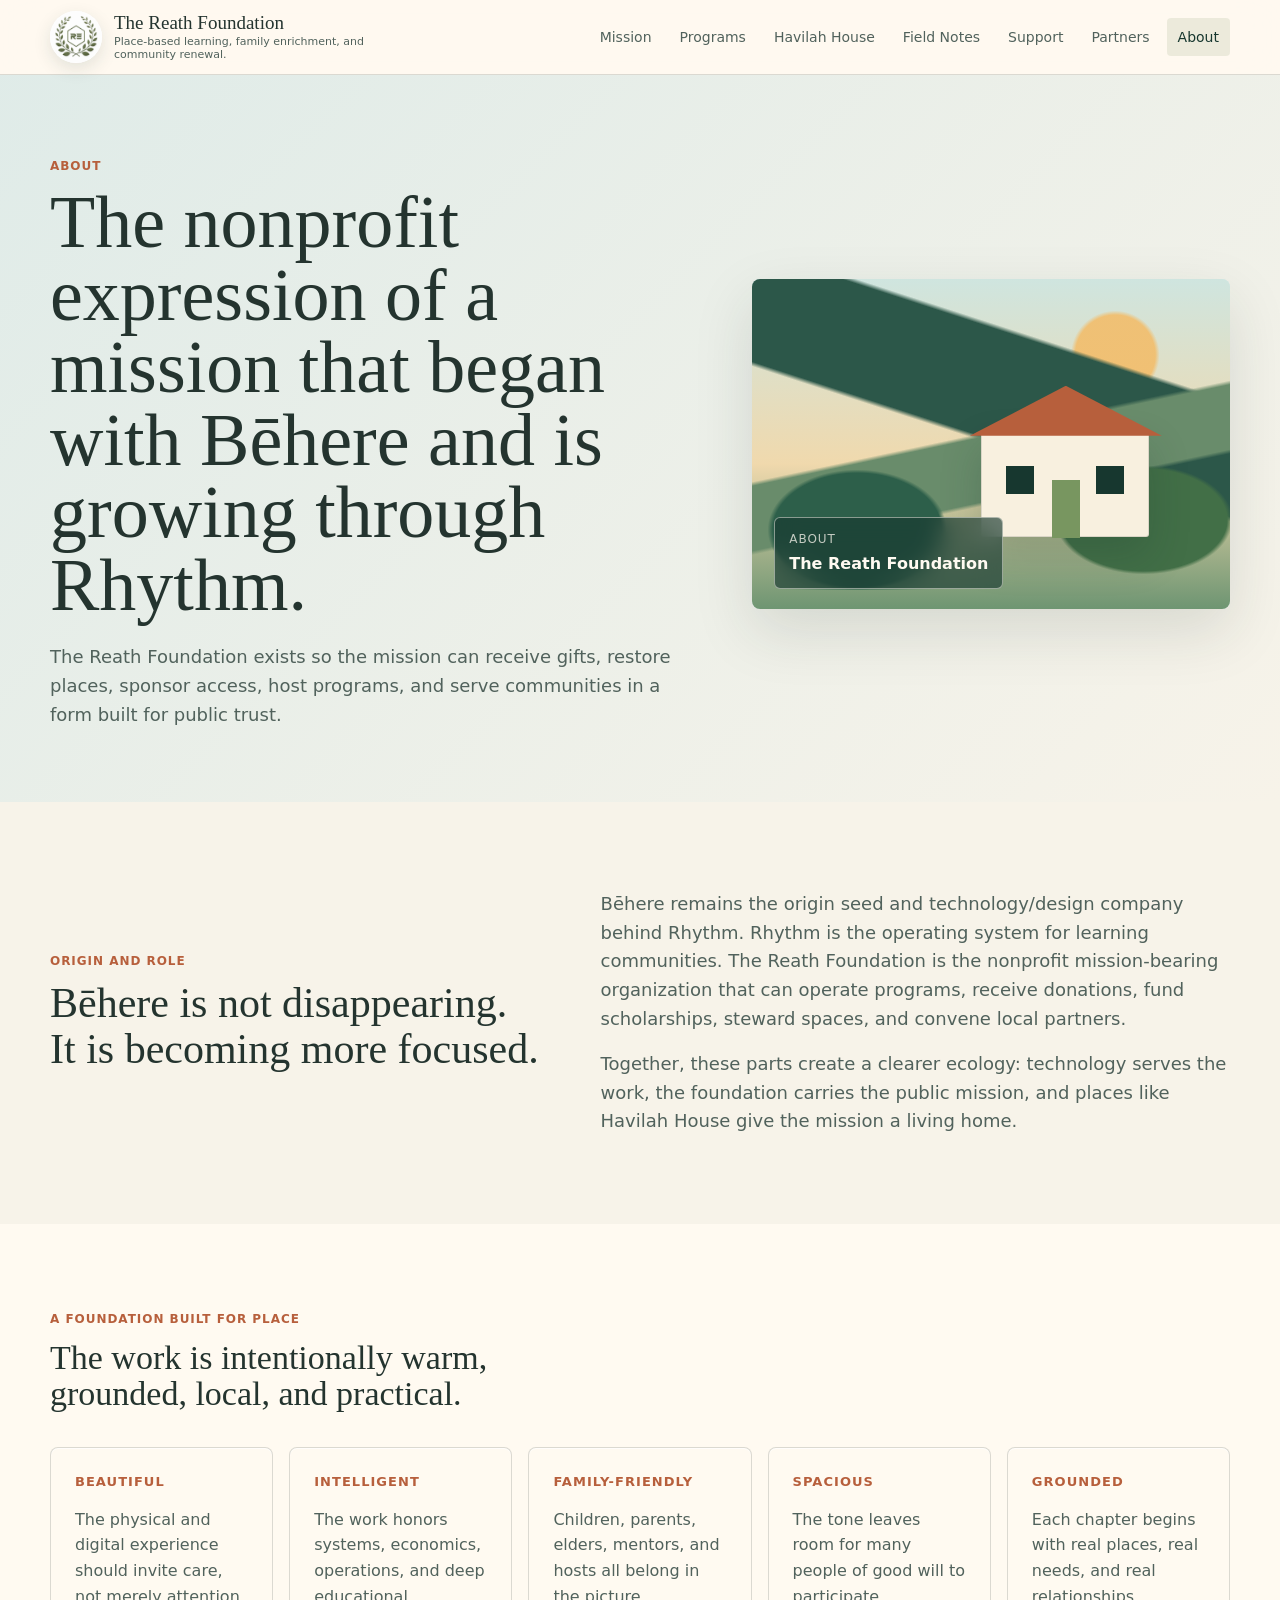
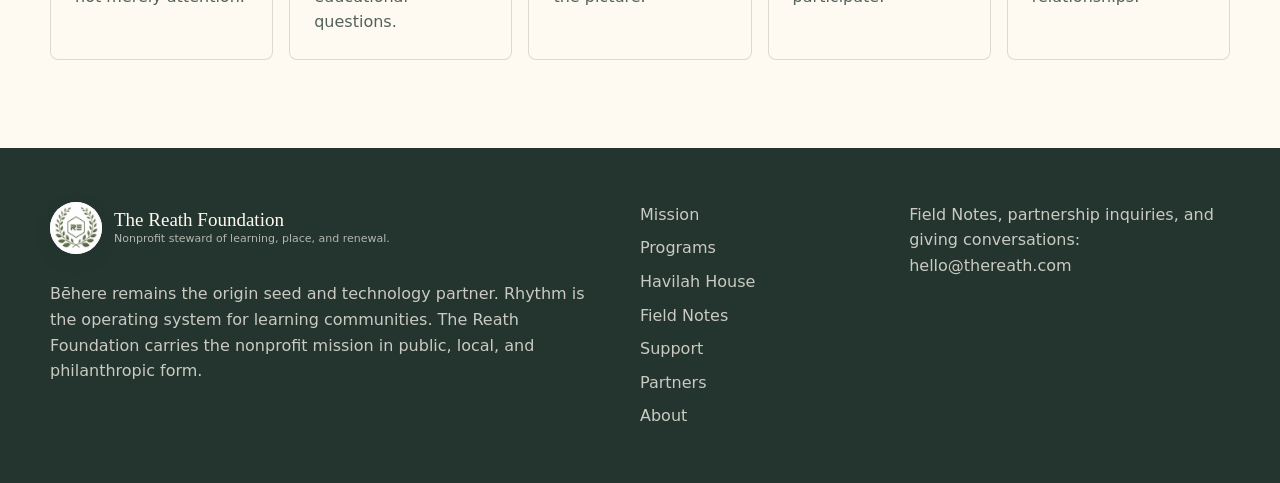
<file: about/index.html>
<!doctype html>
<html lang="en">
  <head>
    <meta charset="utf-8">
    <meta name="viewport" content="width=device-width, initial-scale=1">
    <title>About | The Reath Foundation</title>
    <meta name="description" content="About The Reath Foundation, the nonprofit expression of a mission seeded by Bēhere and supported by Rhythm.">
    <link rel="canonical" href="https://thereath.com/about/">
    <link rel="icon" href="/assets/reath-logo.png" type="image/png">
    <link rel="stylesheet" href="/assets/styles.css">
  </head>
  <body>
    <a class="skip-link" href="#main">Skip to content</a>
    <header id="site-header"></header>
    <main id="main" data-page="about"></main>
    <footer id="site-footer"></footer>
    <script type="module" src="/assets/main.js"></script>
  </body>
</html>
</file>
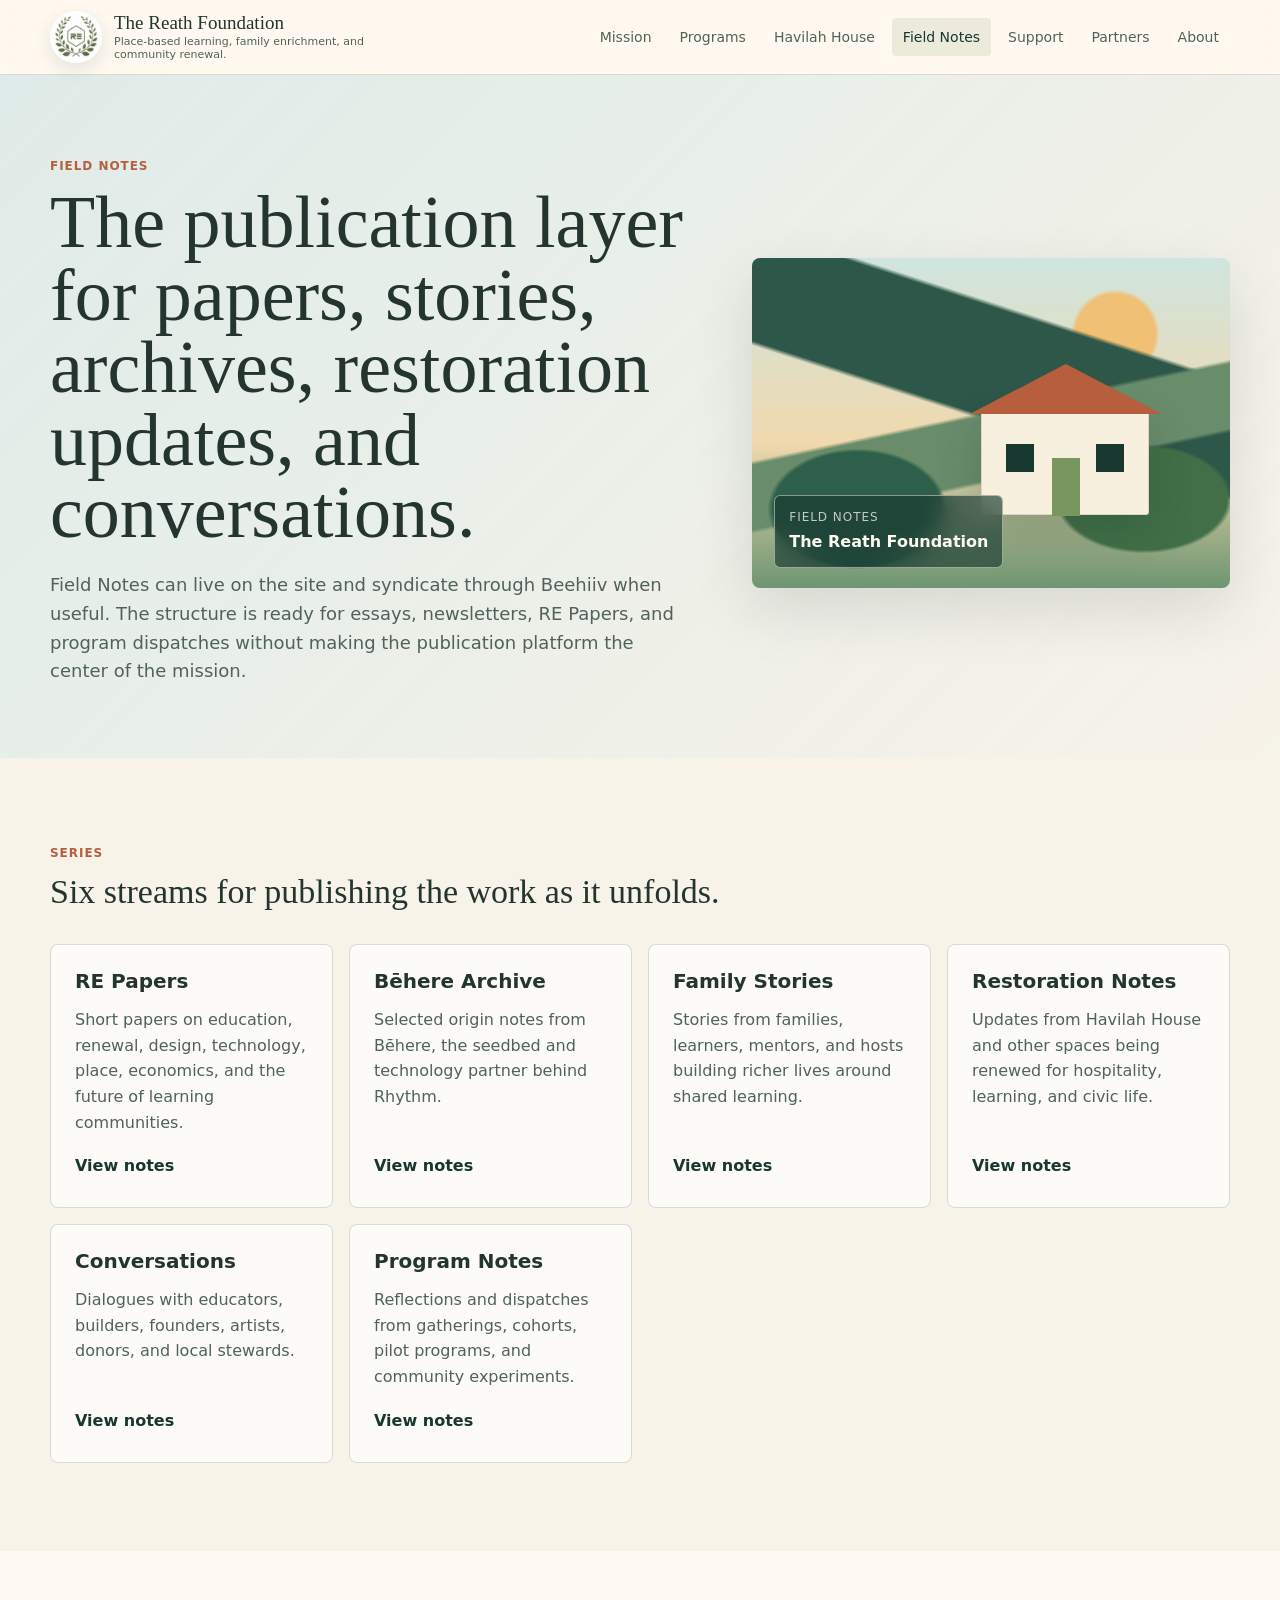
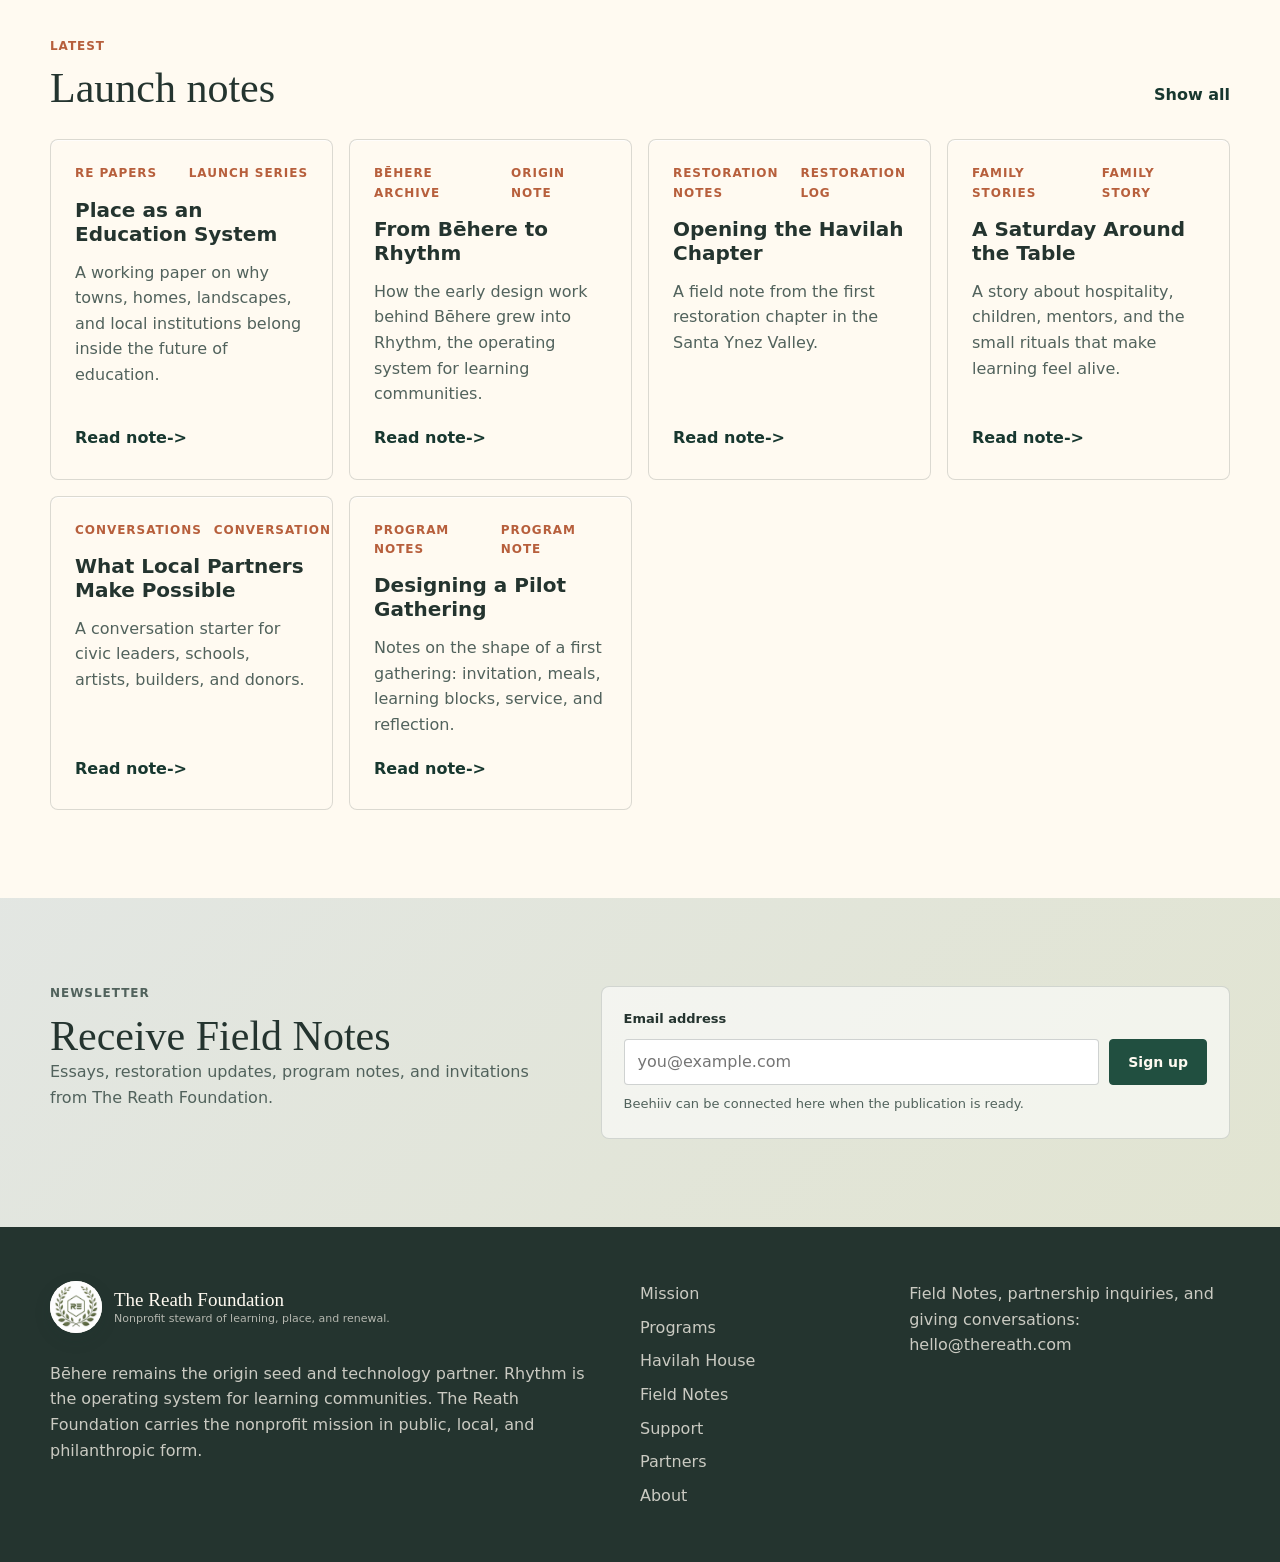
<file: field-notes/index.html>
<!doctype html>
<html lang="en">
  <head>
    <meta charset="utf-8">
    <meta name="viewport" content="width=device-width, initial-scale=1">
    <title>Field Notes | The Reath Foundation</title>
    <meta name="description" content="Field Notes is The Reath Foundation publication layer for RE Papers, Bēhere Archive, Family Stories, Restoration Notes, Conversations, and Program Notes.">
    <link rel="canonical" href="https://thereath.com/field-notes/">
    <link rel="icon" href="/assets/reath-logo.png" type="image/png">
    <link rel="stylesheet" href="/assets/styles.css">
  </head>
  <body>
    <a class="skip-link" href="#main">Skip to content</a>
    <header id="site-header"></header>
    <main id="main" data-page="fieldnotes"></main>
    <footer id="site-footer"></footer>
    <script type="module" src="/assets/main.js"></script>
  </body>
</html>
</file>
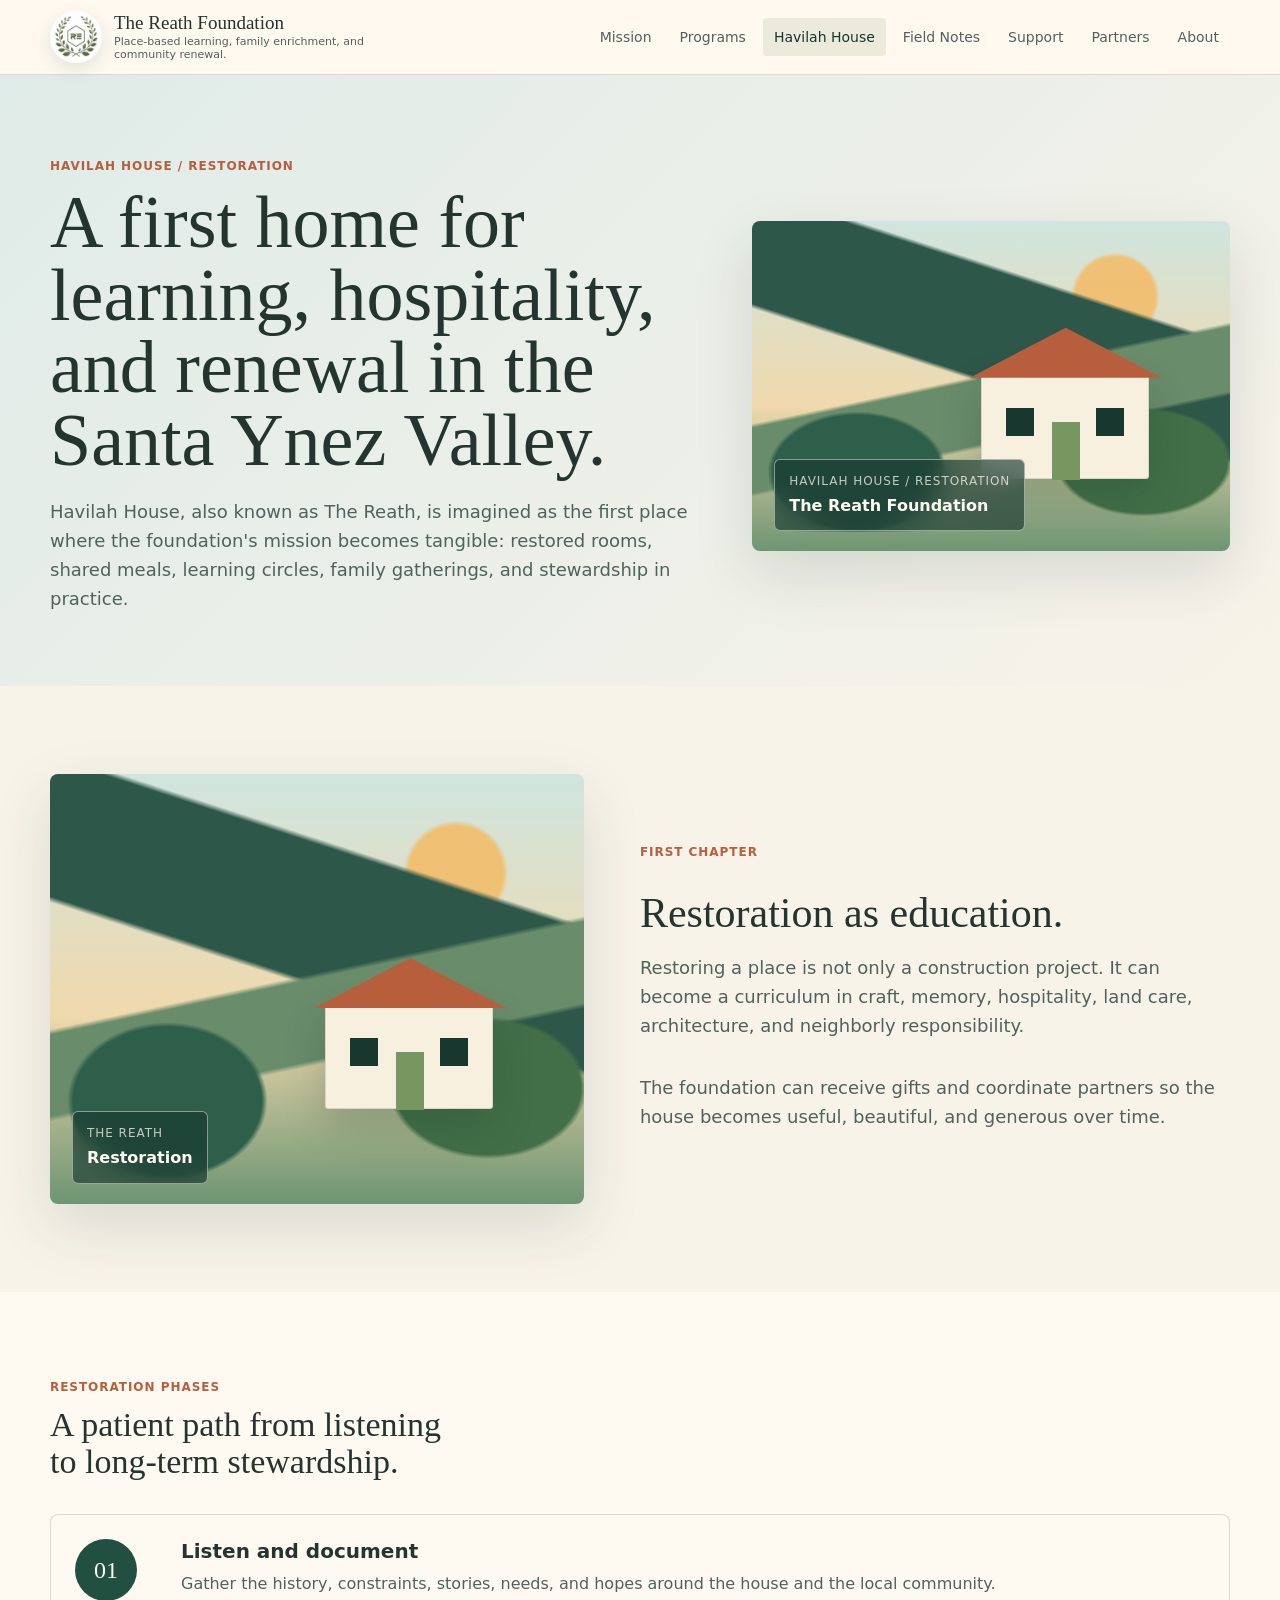
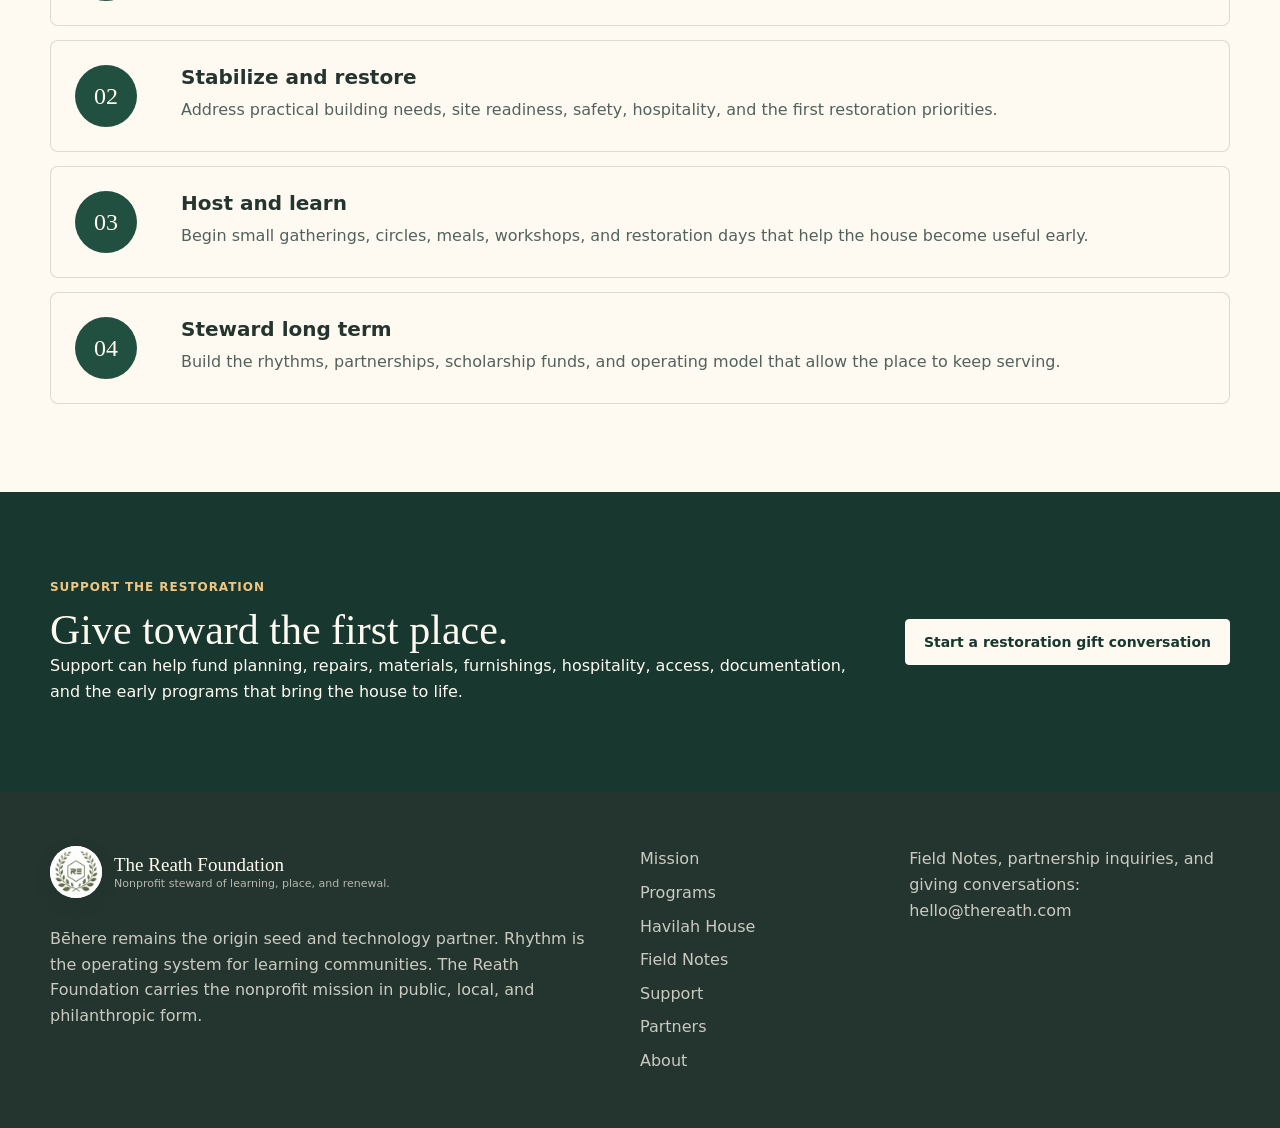
<file: havilah-house/index.html>
<!doctype html>
<html lang="en">
  <head>
    <meta charset="utf-8">
    <meta name="viewport" content="width=device-width, initial-scale=1">
    <title>Havilah House / Restoration | The Reath Foundation</title>
    <meta name="description" content="Havilah House, also known as The Reath, is the first restoration chapter for learning, hospitality, family enrichment, and community renewal.">
    <link rel="canonical" href="https://thereath.com/havilah-house/">
    <link rel="icon" href="/assets/reath-logo.png" type="image/png">
    <link rel="stylesheet" href="/assets/styles.css">
  </head>
  <body>
    <a class="skip-link" href="#main">Skip to content</a>
    <header id="site-header"></header>
    <main id="main" data-page="havilah"></main>
    <footer id="site-footer"></footer>
    <script type="module" src="/assets/main.js"></script>
  </body>
</html>
</file>
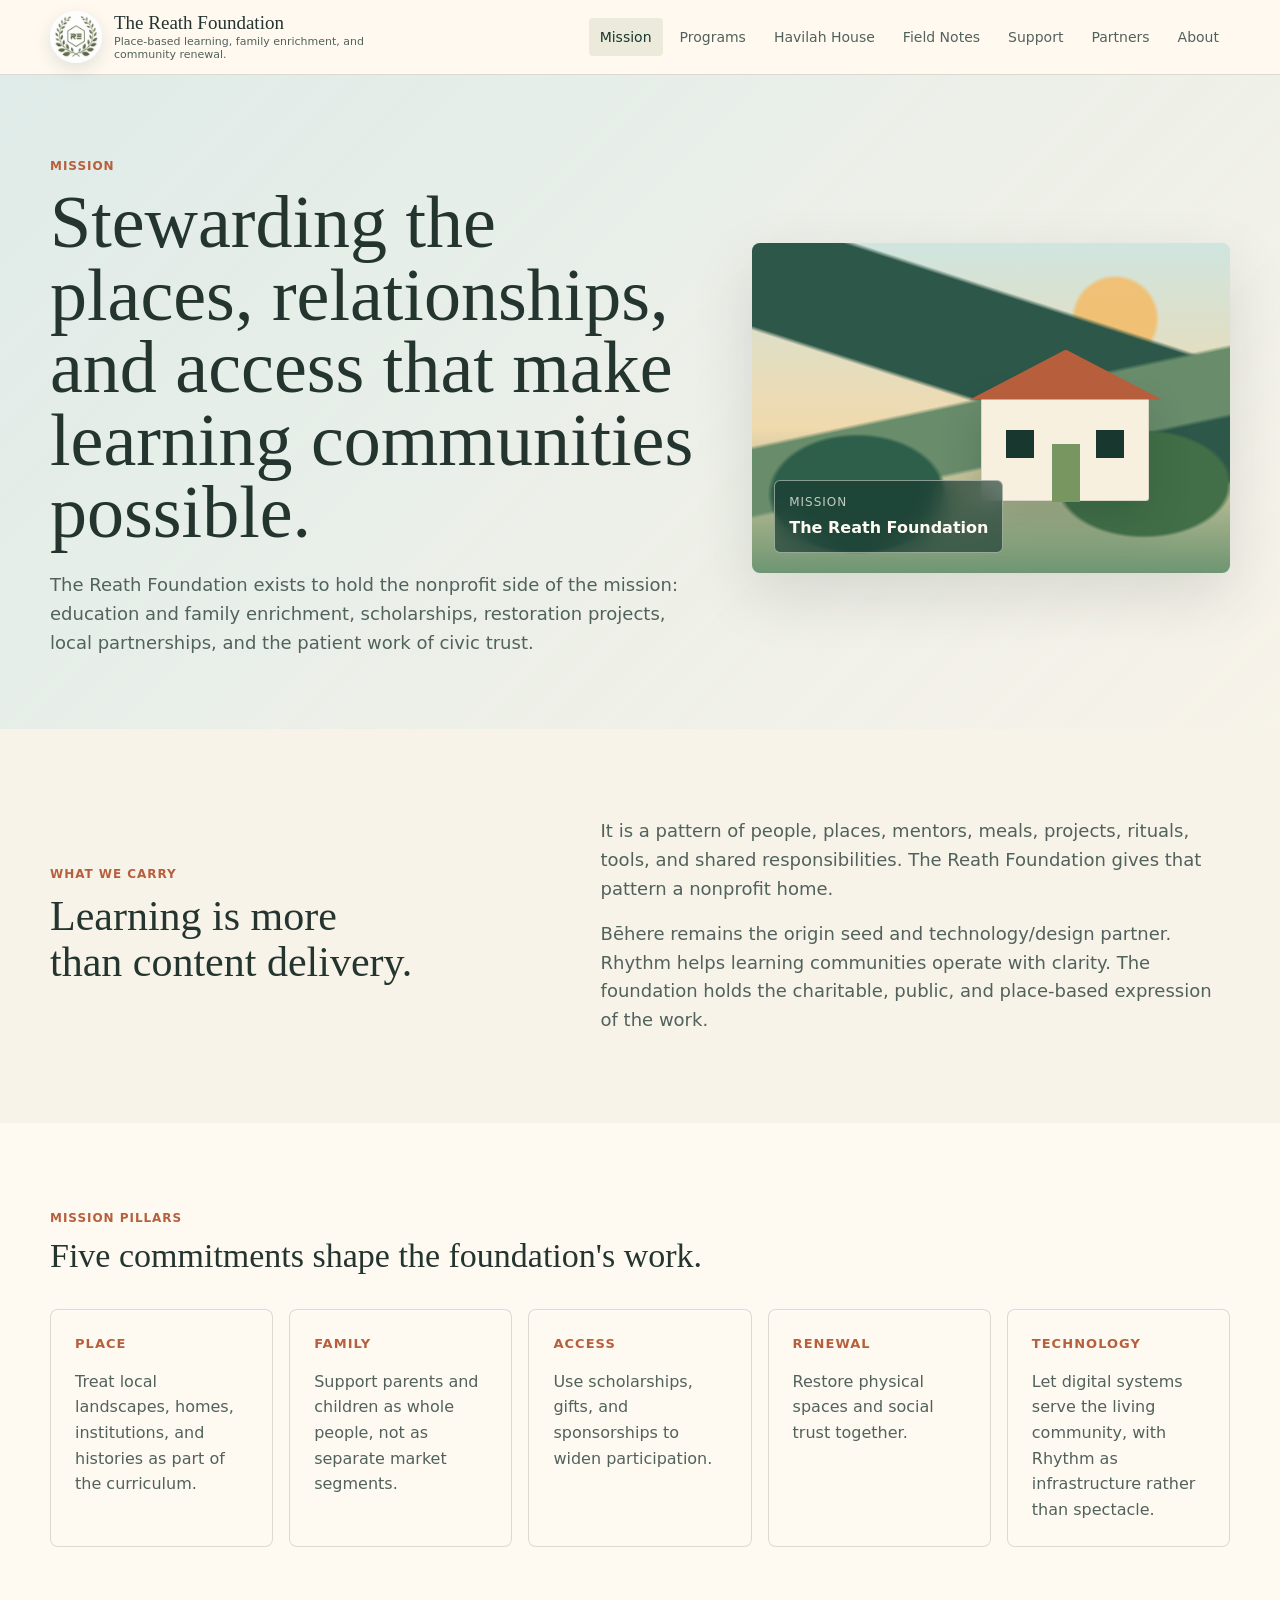
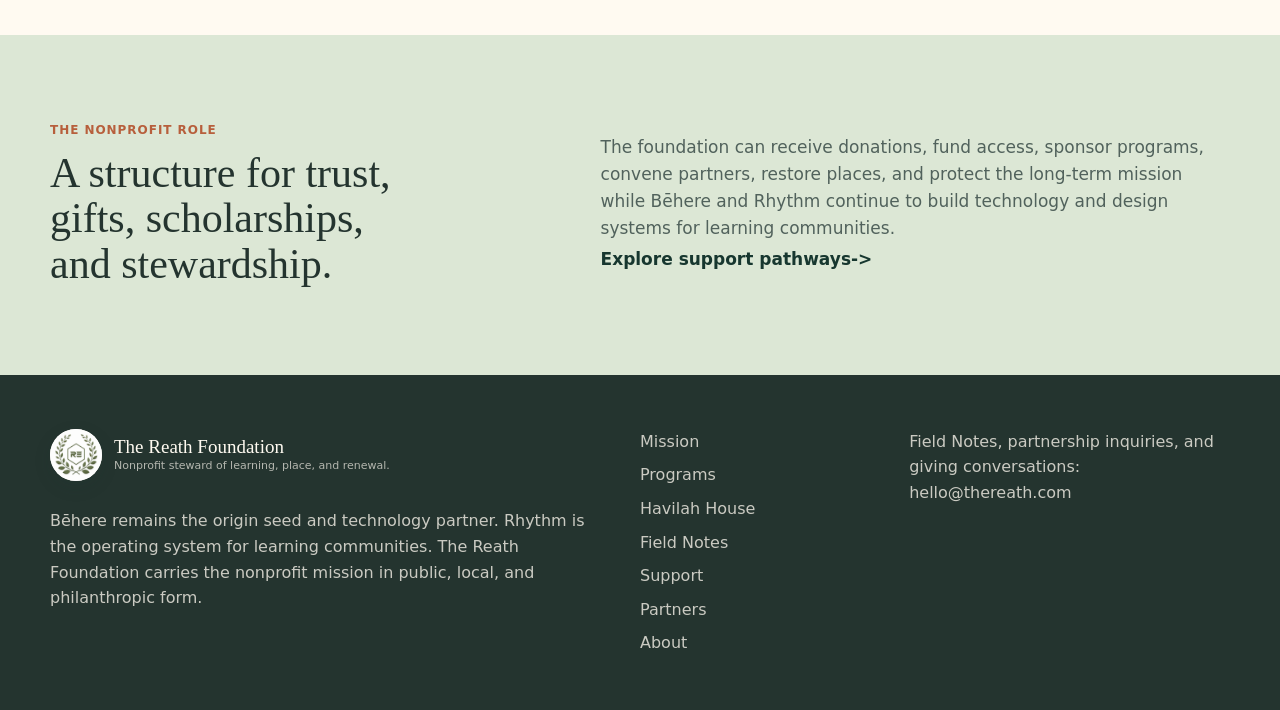
<file: mission/index.html>
<!doctype html>
<html lang="en">
  <head>
    <meta charset="utf-8">
    <meta name="viewport" content="width=device-width, initial-scale=1">
    <title>Mission | The Reath Foundation</title>
    <meta name="description" content="The Reath Foundation stewards the nonprofit mission behind place-based education, family enrichment, scholarships, restoration, and community renewal.">
    <link rel="canonical" href="https://thereath.com/mission/">
    <link rel="icon" href="/assets/reath-logo.png" type="image/png">
    <link rel="stylesheet" href="/assets/styles.css">
  </head>
  <body>
    <a class="skip-link" href="#main">Skip to content</a>
    <header id="site-header"></header>
    <main id="main" data-page="mission"></main>
    <footer id="site-footer"></footer>
    <script type="module" src="/assets/main.js"></script>
  </body>
</html>
</file>
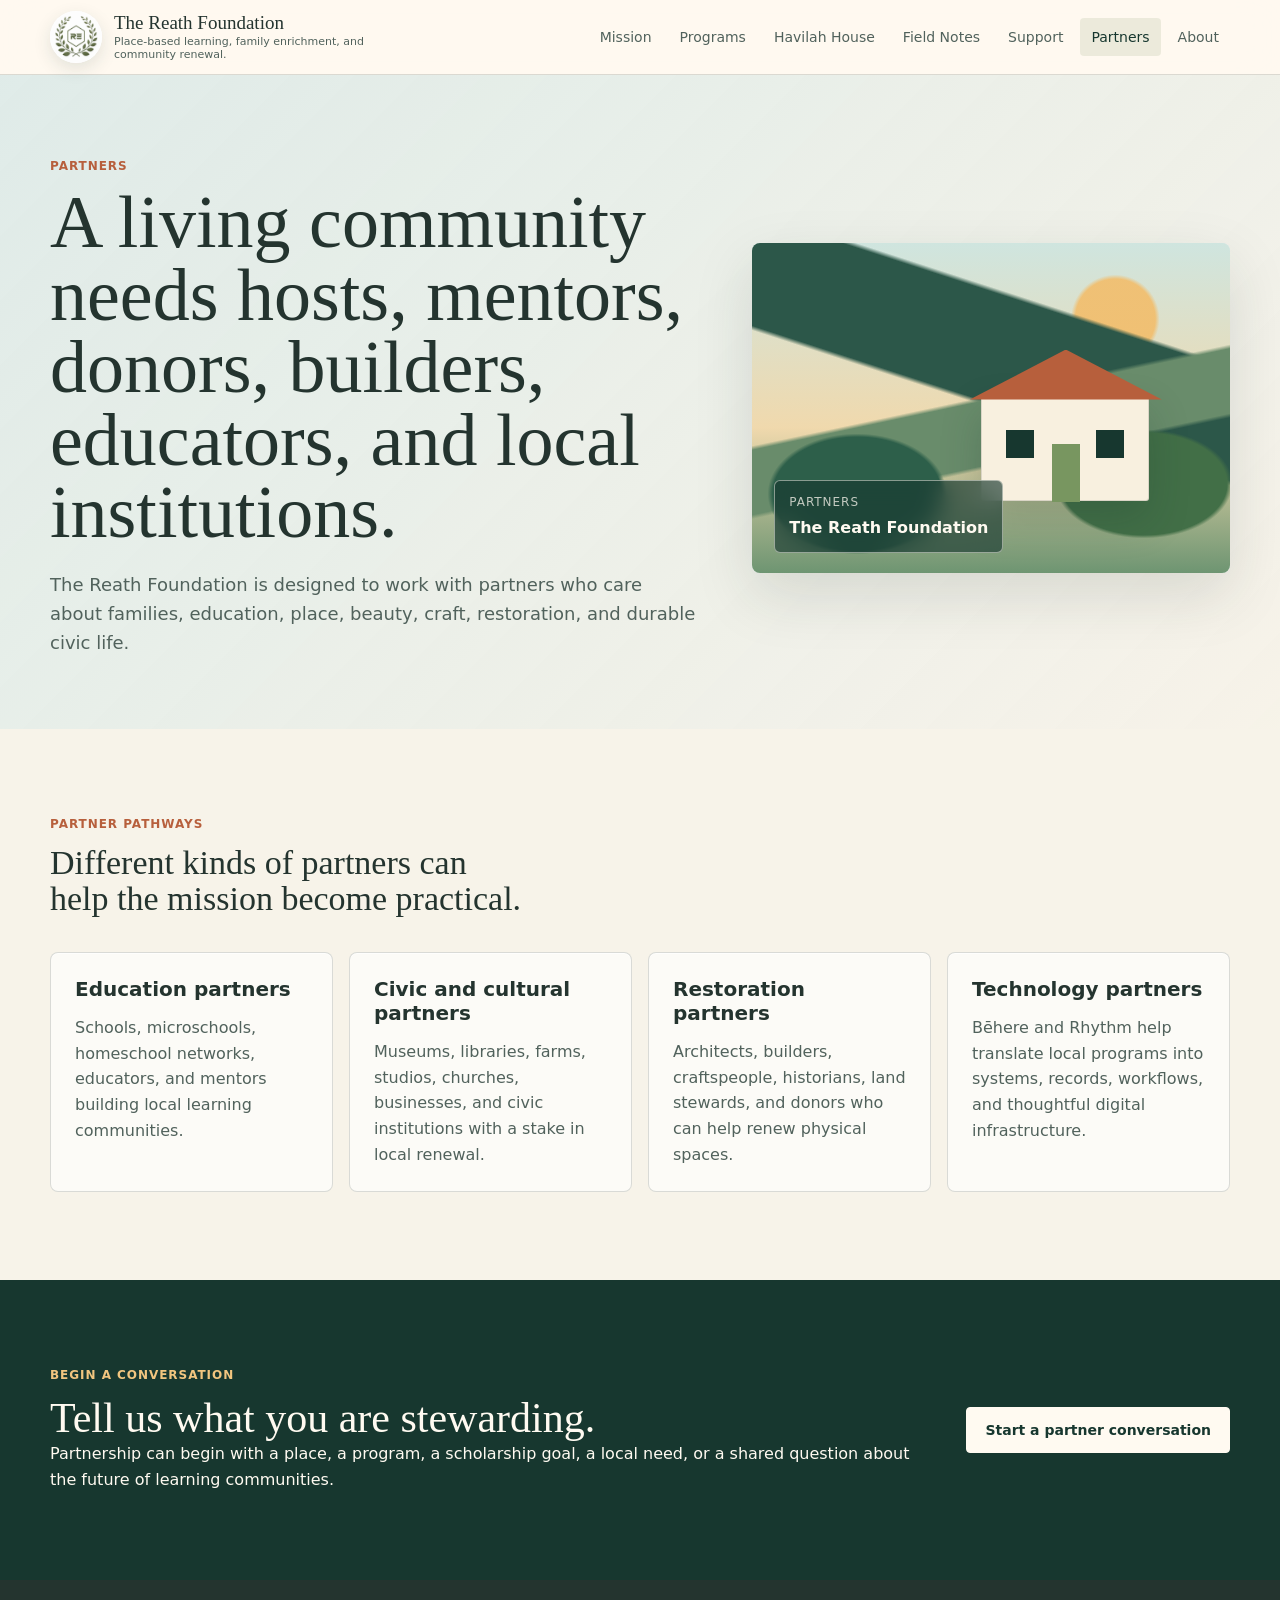
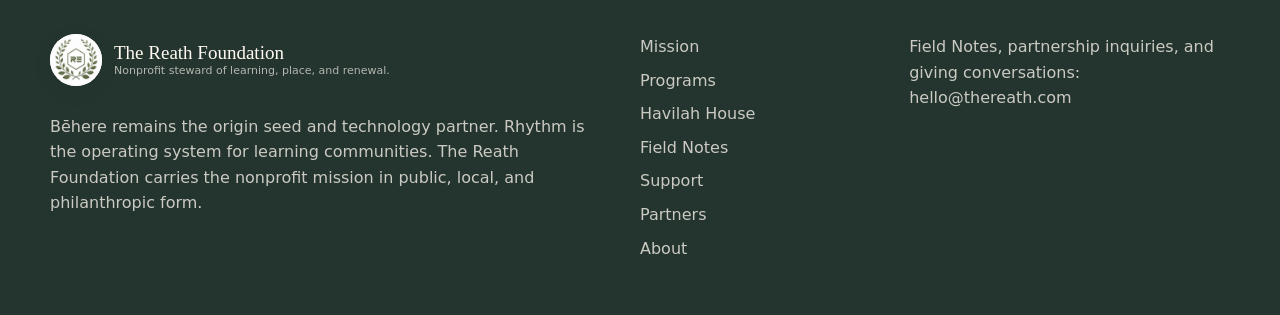
<file: partners/index.html>
<!doctype html>
<html lang="en">
  <head>
    <meta charset="utf-8">
    <meta name="viewport" content="width=device-width, initial-scale=1">
    <title>Partners | The Reath Foundation</title>
    <meta name="description" content="Partner with The Reath Foundation as an educator, donor, builder, civic institution, cultural partner, or technology partner.">
    <link rel="canonical" href="https://thereath.com/partners/">
    <link rel="icon" href="/assets/reath-logo.png" type="image/png">
    <link rel="stylesheet" href="/assets/styles.css">
  </head>
  <body>
    <a class="skip-link" href="#main">Skip to content</a>
    <header id="site-header"></header>
    <main id="main" data-page="partners"></main>
    <footer id="site-footer"></footer>
    <script type="module" src="/assets/main.js"></script>
  </body>
</html>
</file>
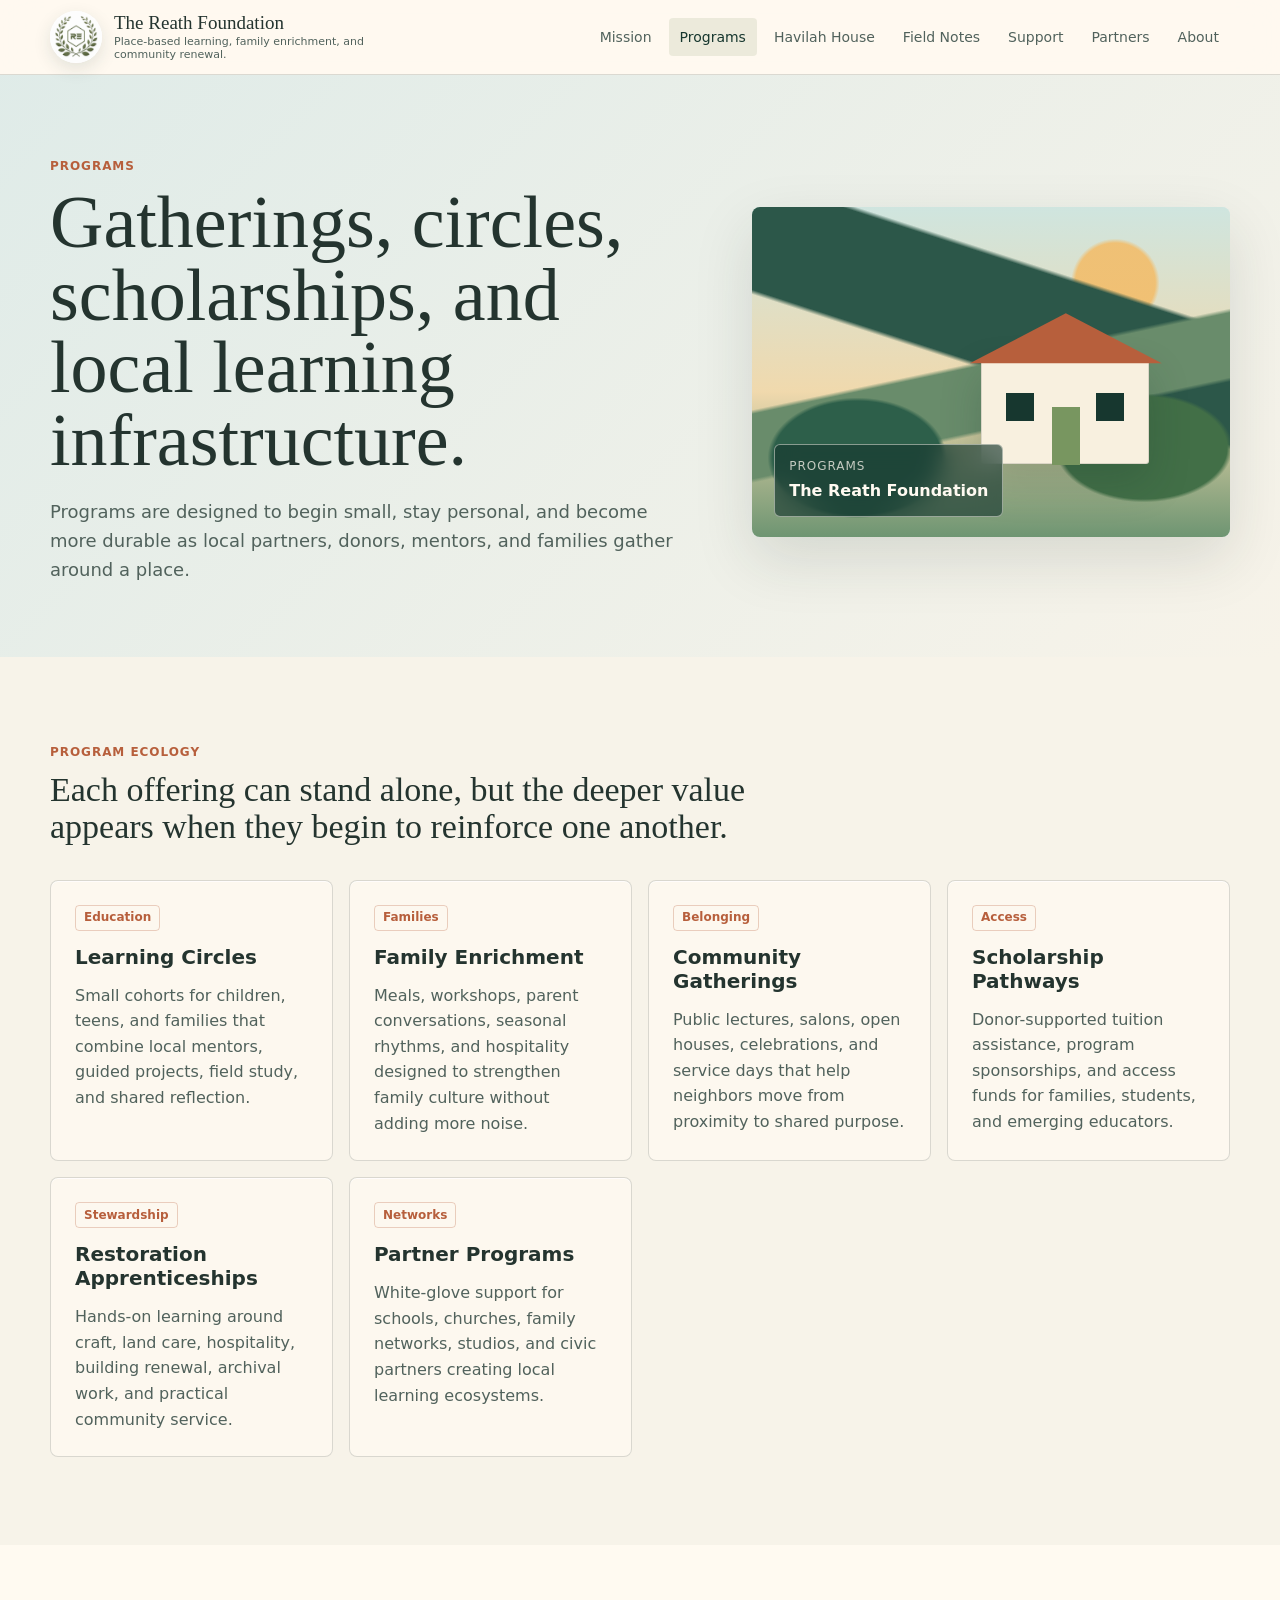
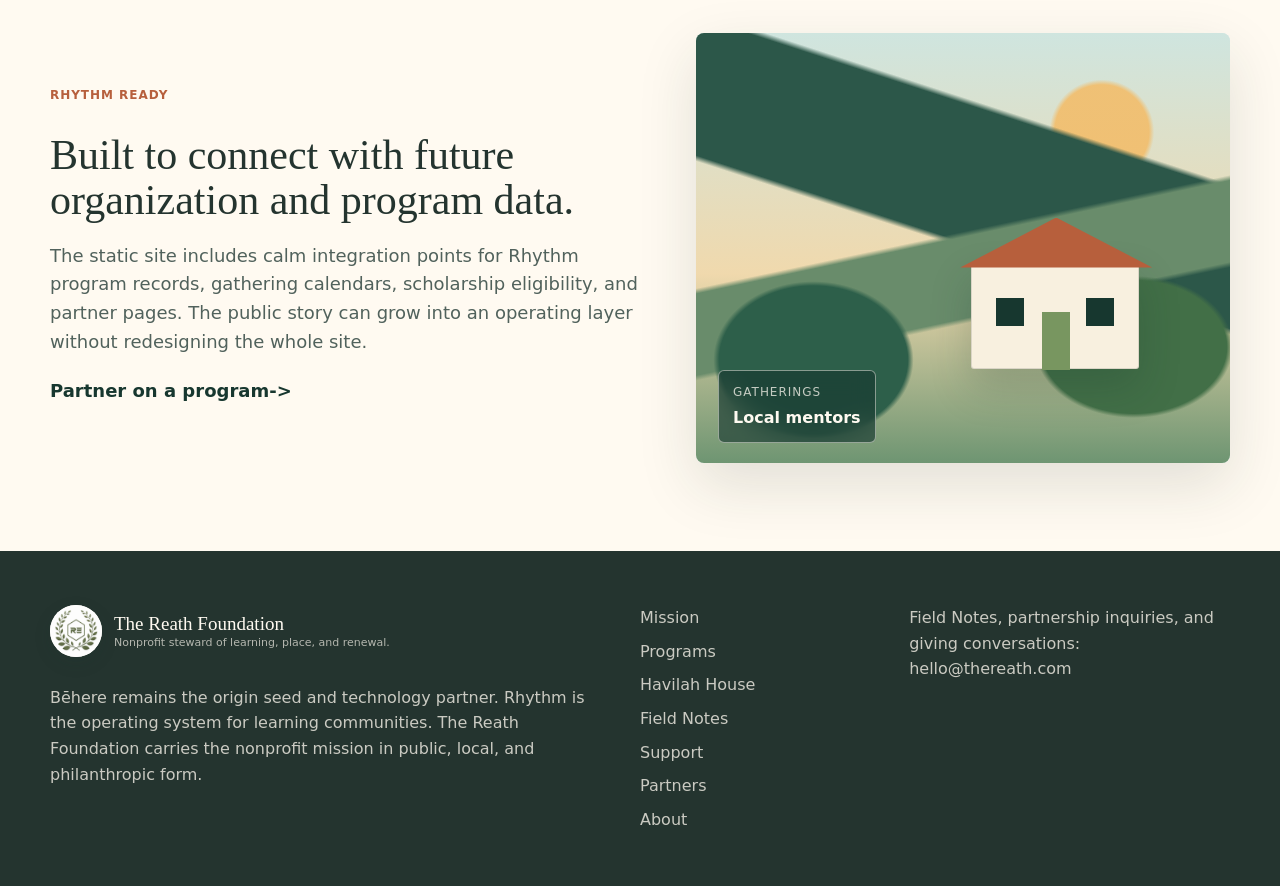
<file: programs/index.html>
<!doctype html>
<html lang="en">
  <head>
    <meta charset="utf-8">
    <meta name="viewport" content="width=device-width, initial-scale=1">
    <title>Programs | The Reath Foundation</title>
    <meta name="description" content="Programs and gatherings from The Reath Foundation, including learning circles, family enrichment, scholarships, restoration apprenticeships, and partner programs.">
    <link rel="canonical" href="https://thereath.com/programs/">
    <link rel="icon" href="/assets/reath-logo.png" type="image/png">
    <link rel="stylesheet" href="/assets/styles.css">
  </head>
  <body>
    <a class="skip-link" href="#main">Skip to content</a>
    <header id="site-header"></header>
    <main id="main" data-page="programs"></main>
    <footer id="site-footer"></footer>
    <script type="module" src="/assets/main.js"></script>
  </body>
</html>
</file>
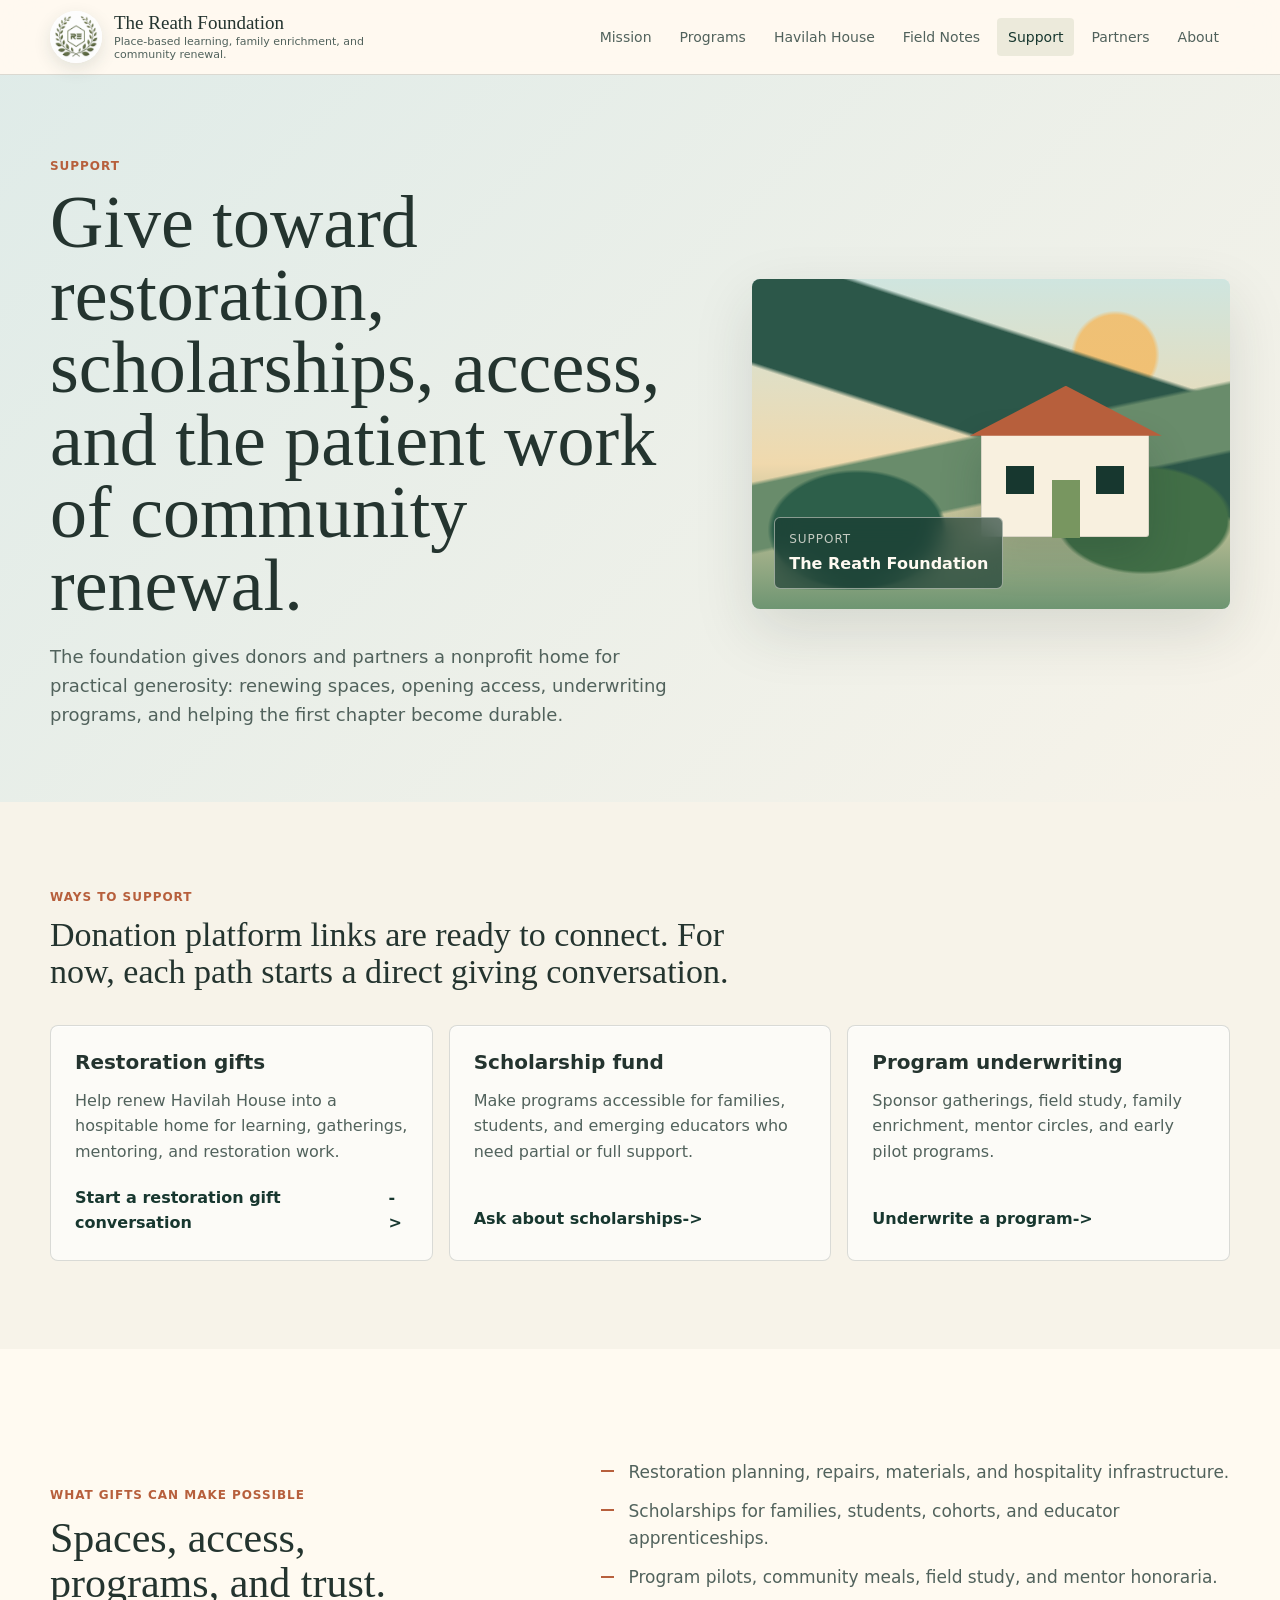
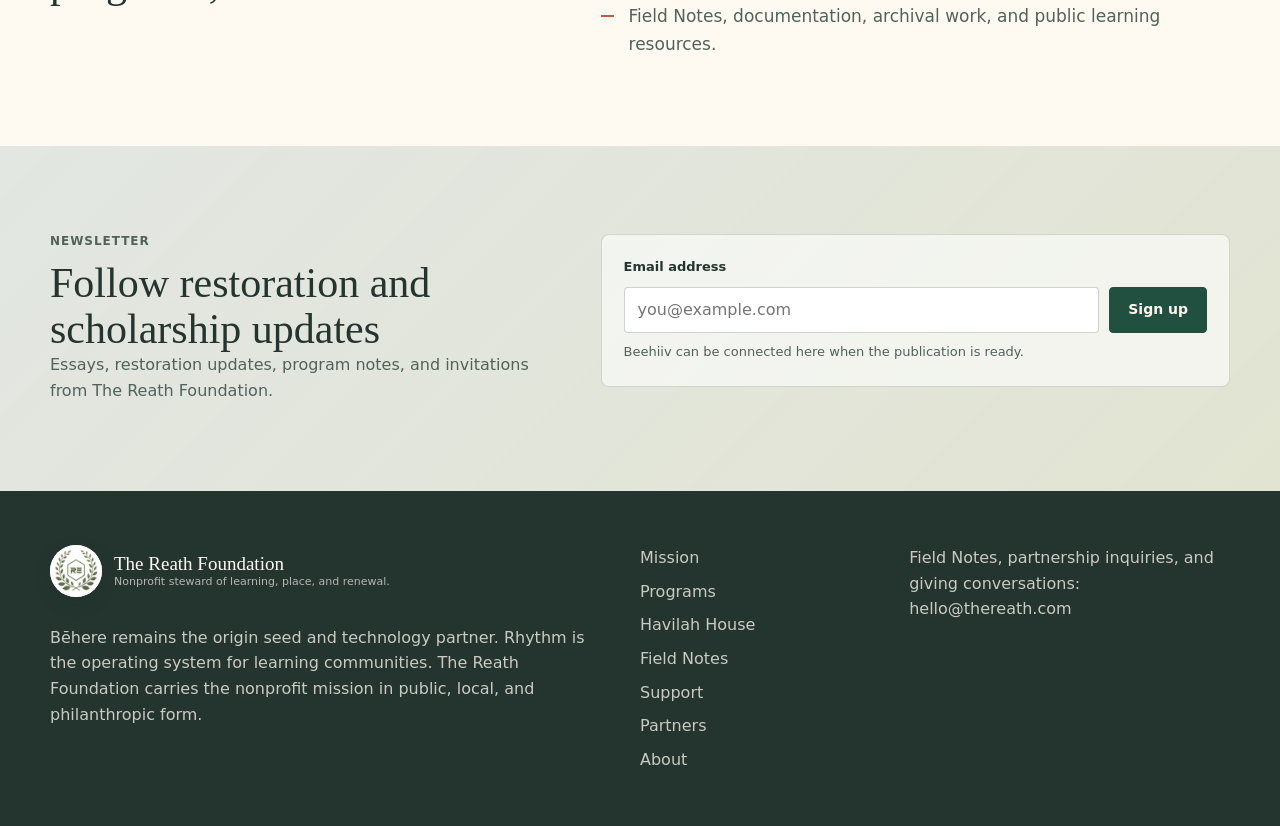
<file: support/index.html>
<!doctype html>
<html lang="en">
  <head>
    <meta charset="utf-8">
    <meta name="viewport" content="width=device-width, initial-scale=1">
    <title>Support | The Reath Foundation</title>
    <meta name="description" content="Support The Reath Foundation through restoration gifts, scholarship funds, access support, and program underwriting.">
    <link rel="canonical" href="https://thereath.com/support/">
    <link rel="icon" href="/assets/reath-logo.png" type="image/png">
    <link rel="stylesheet" href="/assets/styles.css">
  </head>
  <body>
    <a class="skip-link" href="#main">Skip to content</a>
    <header id="site-header"></header>
    <main id="main" data-page="support"></main>
    <footer id="site-footer"></footer>
    <script type="module" src="/assets/main.js"></script>
  </body>
</html>
</file>
<file: assets/styles.css>
:root {
  color-scheme: light;
  --ink: #24342f;
  --ink-soft: #51625c;
  --forest: #214f40;
  --forest-deep: #17372f;
  --moss: #789660;
  --sage: #dce7d5;
  --river: #4e7f96;
  --sky: #d8e9e8;
  --clay: #b75f3c;
  --rose: #9f4f59;
  --gold: #c69745;
  --paper: #f7f3e9;
  --shell: #fffaf1;
  --white: #ffffff;
  --line: rgba(36, 52, 47, 0.16);
  --shadow: 0 22px 60px rgba(28, 45, 38, 0.13);
  --sans: Inter, ui-sans-serif, system-ui, -apple-system, BlinkMacSystemFont, "Segoe UI", sans-serif;
  --serif: "Iowan Old Style", "Palatino Linotype", Palatino, Georgia, serif;
  --max: 1180px;
  --pad: 24px;
}

* {
  box-sizing: border-box;
}

html {
  scroll-behavior: smooth;
}

body {
  margin: 0;
  background: var(--paper);
  color: var(--ink);
  font-family: var(--sans);
  font-size: 16px;
  line-height: 1.6;
  letter-spacing: 0;
}

body.nav-open {
  overflow: hidden;
}

a {
  color: inherit;
}

img,
canvas,
svg {
  display: block;
  max-width: 100%;
}

button,
input {
  font: inherit;
}

.sr-only {
  position: absolute;
  width: 1px;
  height: 1px;
  padding: 0;
  margin: -1px;
  overflow: hidden;
  clip: rect(0, 0, 0, 0);
  white-space: nowrap;
  border: 0;
}

.skip-link {
  position: fixed;
  left: 16px;
  top: 16px;
  z-index: 100;
  transform: translateY(-150%);
  background: var(--forest-deep);
  color: var(--white);
  padding: 10px 14px;
  border-radius: 4px;
}

.skip-link:focus {
  transform: translateY(0);
}

#site-header {
  position: sticky;
  top: 0;
  z-index: 50;
  background: rgba(255, 250, 241, 0.9);
  border-bottom: 1px solid var(--line);
  backdrop-filter: blur(18px);
}

.header-inner,
.footer-inner,
.section-inner,
.page-hero-inner,
.hero-inner {
  width: min(var(--max), calc(100% - (var(--pad) * 2)));
  margin: 0 auto;
}

.header-inner {
  min-height: 74px;
  display: flex;
  align-items: center;
  justify-content: space-between;
  gap: 22px;
}

.brand {
  display: inline-flex;
  align-items: center;
  gap: 12px;
  text-decoration: none;
  min-width: 0;
}

.brand-mark {
  width: 52px;
  height: 52px;
  display: grid;
  place-items: center;
  flex: 0 0 52px;
  border-radius: 50%;
  background: var(--white);
  overflow: hidden;
  box-shadow: 0 6px 18px rgba(23, 55, 47, 0.12);
}

.brand-mark img {
  width: 100%;
  height: 100%;
  object-fit: cover;
}

.brand-text {
  display: grid;
  gap: 1px;
  min-width: 0;
}

.brand-text span {
  font-family: var(--serif);
  font-size: 19px;
  line-height: 1.1;
}

.brand-text small {
  color: var(--ink-soft);
  font-size: 11px;
  line-height: 1.2;
  max-width: 280px;
}

.site-nav {
  display: flex;
  align-items: center;
  gap: 6px;
}

.nav-link {
  min-height: 38px;
  display: inline-flex;
  align-items: center;
  padding: 0 11px;
  border-radius: 4px;
  color: var(--ink-soft);
  text-decoration: none;
  font-size: 14px;
}

.nav-link:hover,
.nav-link.is-active {
  color: var(--forest-deep);
  background: rgba(120, 150, 96, 0.14);
}

.nav-toggle {
  width: 44px;
  height: 44px;
  display: none;
  border: 1px solid var(--line);
  background: var(--shell);
  border-radius: 4px;
  color: var(--ink);
}

.nav-toggle-line {
  width: 20px;
  height: 2px;
  display: block;
  margin: 5px auto;
  background: currentColor;
}

.hero {
  position: relative;
  min-height: 82svh;
  overflow: hidden;
  display: grid;
  align-items: center;
  isolation: isolate;
  background: var(--forest-deep);
}

.place-canvas,
.hero-veil {
  position: absolute;
  inset: 0;
  width: 100%;
  height: 100%;
}

.place-canvas {
  z-index: -3;
}

.hero-veil {
  z-index: -2;
  background:
    linear-gradient(90deg, rgba(23, 55, 47, 0.76), rgba(23, 55, 47, 0.38) 46%, rgba(23, 55, 47, 0.08)),
    linear-gradient(0deg, rgba(23, 55, 47, 0.44), rgba(23, 55, 47, 0) 46%);
}

.hero-inner {
  padding: 56px 0;
}

.hero h1,
.page-hero h1 {
  margin: 0;
  font-family: var(--serif);
  line-height: 0.98;
  font-weight: 500;
  letter-spacing: 0;
}

.hero h1 {
  max-width: 1120px;
  color: var(--shell);
  font-size: 48px;
  text-wrap: balance;
}

.hero-copy {
  max-width: 720px;
  margin: 18px 0 0;
  color: rgba(255, 250, 241, 0.9);
  font-size: 18px;
}

.hero-actions,
.support-actions {
  display: flex;
  flex-wrap: wrap;
  gap: 12px;
  margin-top: 26px;
}

.eyebrow {
  margin: 0 0 13px;
  color: var(--clay);
  font-size: 12px;
  font-weight: 760;
  letter-spacing: 0.08em;
  line-height: 1.2;
  text-transform: uppercase;
}

.hero .eyebrow,
.support-band .eyebrow {
  color: #f1c57f;
}

.btn {
  min-height: 46px;
  display: inline-flex;
  align-items: center;
  justify-content: center;
  padding: 0 18px;
  border: 1px solid transparent;
  border-radius: 4px;
  text-decoration: none;
  font-size: 14px;
  font-weight: 740;
  white-space: nowrap;
}

.btn-primary {
  background: var(--forest);
  color: var(--shell);
  border-color: var(--forest);
}

.hero .btn-primary,
.support-band .btn-primary {
  background: var(--shell);
  color: var(--forest-deep);
  border-color: var(--shell);
}

.btn-secondary {
  background: transparent;
  color: var(--forest-deep);
  border-color: rgba(33, 79, 64, 0.26);
}

.hero .btn-secondary,
.support-band .btn-secondary {
  color: var(--shell);
  border-color: rgba(255, 250, 241, 0.45);
}

.btn:hover,
.text-link:hover,
.text-button:hover {
  transform: translateY(-1px);
}

.section {
  padding: 88px 0;
  background: var(--shell);
}

.band-light {
  background: var(--paper);
}

.band-sage {
  background: var(--sage);
}

.band-paper {
  background: #f2eadb;
}

.split-intro,
.callout-row,
.feature-row,
.newsletter-inner,
.support-inner,
.page-hero-inner {
  display: grid;
  grid-template-columns: minmax(0, 0.88fr) minmax(0, 1.12fr);
  gap: 56px;
  align-items: center;
}

.feature-row {
  grid-template-columns: minmax(280px, 0.95fr) minmax(0, 1.05fr);
}

.feature-row.reverse {
  grid-template-columns: minmax(0, 1.05fr) minmax(280px, 0.95fr);
}

.feature-row.reverse .place-figure {
  order: 2;
}

h2,
h3,
p {
  overflow-wrap: anywhere;
}

h2 {
  margin: 0;
  color: var(--ink);
  font-family: var(--serif);
  font-size: 42px;
  font-weight: 500;
  line-height: 1.08;
  letter-spacing: 0;
  text-wrap: balance;
}

h3 {
  margin: 0;
  font-size: 20px;
  line-height: 1.2;
  letter-spacing: 0;
}

p {
  margin: 0;
}

.prose-block {
  color: var(--ink-soft);
  font-size: 17px;
}

.prose-block p + p,
.feature-copy p + p {
  margin-top: 16px;
}

.large-prose {
  font-size: 18px;
}

.check-list {
  display: grid;
  gap: 12px;
  margin: 22px 0 0;
  padding: 0;
  list-style: none;
}

.check-list li {
  position: relative;
  padding-left: 28px;
}

.check-list li::before {
  content: "";
  position: absolute;
  top: 0.68em;
  left: 0;
  width: 13px;
  height: 2px;
  background: var(--clay);
}

.section-heading {
  max-width: 740px;
  margin-bottom: 34px;
}

.section-heading h2 {
  font-size: 34px;
}

.card-grid,
.pillar-grid,
.series-grid,
.note-grid,
.note-strip {
  display: grid;
  grid-template-columns: repeat(auto-fit, minmax(min(100%, 280px), 1fr));
  gap: 16px;
}

.compact-grid {
  grid-template-columns: repeat(auto-fit, minmax(min(100%, 240px), 1fr));
}

.program-card,
.note-card,
.series-card,
.support-card,
.partner-card,
.pillar-card,
.simple-card {
  min-height: 236px;
  display: flex;
  flex-direction: column;
  align-items: flex-start;
  gap: 14px;
  padding: 24px;
  border: 1px solid var(--line);
  border-radius: 8px;
  background: rgba(255, 250, 241, 0.72);
  box-shadow: 0 1px 0 rgba(255, 255, 255, 0.7) inset;
}

.band-sage .program-card,
.band-paper .note-card,
.band-light .series-card,
.band-light .support-card,
.band-light .partner-card {
  background: rgba(255, 255, 255, 0.62);
}

.program-card p,
.note-card p,
.series-card p,
.support-card p,
.partner-card p,
.pillar-card p {
  color: var(--ink-soft);
}

.card-label {
  display: inline-flex;
  align-items: center;
  min-height: 26px;
  padding: 0 8px;
  border: 1px solid rgba(183, 95, 60, 0.28);
  border-radius: 4px;
  color: var(--clay);
  font-size: 12px;
  font-weight: 760;
}

.text-link,
.text-button {
  margin-top: auto;
  display: inline-flex;
  align-items: center;
  min-height: 34px;
  padding: 0;
  border: 0;
  background: transparent;
  color: var(--forest-deep);
  font-weight: 760;
  text-decoration: none;
  cursor: pointer;
}

.text-button.is-active {
  color: var(--clay);
}

.section-action {
  margin-top: 28px;
}

.place-figure {
  position: relative;
  min-height: 430px;
  margin: 0;
  overflow: hidden;
  border-radius: 8px;
  background: var(--sky);
  box-shadow: var(--shadow);
  isolation: isolate;
}

.place-figure-sky,
.place-figure-hills,
.place-figure-house {
  position: absolute;
  inset: 0;
}

.place-figure-sky {
  background:
    radial-gradient(circle at 76% 23%, rgba(242, 189, 107, 0.9) 0 9%, transparent 10%),
    linear-gradient(180deg, #cfe5df 0%, #f0d9ad 56%, #6e9572 100%);
  z-index: -4;
}

.place-figure-hills {
  z-index: -3;
  background:
    radial-gradient(ellipse at 22% 76%, #2d5f4a 0 16%, transparent 17%),
    radial-gradient(ellipse at 82% 73%, #426f47 0 15%, transparent 16%),
    linear-gradient(168deg, transparent 0 47%, #698c6b 48% 63%, transparent 64%),
    linear-gradient(18deg, transparent 0 50%, #2c5749 51% 74%, transparent 75%);
}

.place-figure-house {
  left: auto;
  right: 17%;
  top: auto;
  bottom: 22%;
  width: 168px;
  height: 106px;
  background: #f8f0df;
  border: 1px solid rgba(36, 52, 47, 0.14);
  border-radius: 3px;
  box-shadow: 0 18px 40px rgba(23, 55, 47, 0.22);
}

.place-figure-house::before {
  content: "";
  position: absolute;
  left: -12px;
  top: -46px;
  width: 192px;
  height: 64px;
  background: var(--clay);
  clip-path: polygon(50% 0, 100% 78%, 0 78%);
}

.place-figure-house span {
  position: absolute;
  top: 34px;
  width: 28px;
  height: 28px;
  background: var(--forest-deep);
}

.place-figure-house span:nth-child(1) {
  left: 24px;
}

.place-figure-house span:nth-child(2) {
  left: 70px;
  top: 48px;
  height: 58px;
  background: var(--moss);
}

.place-figure-house span:nth-child(3) {
  right: 24px;
}

.place-figure figcaption {
  position: absolute;
  left: 22px;
  bottom: 20px;
  display: grid;
  gap: 2px;
  max-width: calc(100% - 44px);
  padding: 12px 14px;
  border: 1px solid rgba(255, 250, 241, 0.48);
  border-radius: 6px;
  background: rgba(23, 55, 47, 0.64);
  color: var(--shell);
  backdrop-filter: blur(12px);
}

.place-figure figcaption span {
  color: rgba(255, 250, 241, 0.74);
  font-size: 12px;
  text-transform: uppercase;
  letter-spacing: 0.08em;
}

.feature-copy {
  display: grid;
  gap: 18px;
  color: var(--ink-soft);
  font-size: 18px;
}

.feature-copy h2 {
  color: var(--ink);
}

.support-band {
  background: var(--forest-deep);
  color: var(--shell);
}

.support-band h2,
.support-band p {
  color: var(--shell);
}

.support-inner {
  grid-template-columns: minmax(0, 1.1fr) auto;
}

.newsletter-band {
  background:
    linear-gradient(135deg, rgba(78, 127, 150, 0.16), rgba(120, 150, 96, 0.22)),
    var(--shell);
}

.newsletter-inner {
  align-items: start;
}

.newsletter-inner p {
  color: var(--ink-soft);
}

.newsletter-form {
  display: grid;
  gap: 9px;
  padding: 22px;
  border: 1px solid var(--line);
  border-radius: 8px;
  background: rgba(255, 255, 255, 0.58);
}

.newsletter-form label {
  font-size: 13px;
  font-weight: 760;
}

.newsletter-row {
  display: grid;
  grid-template-columns: minmax(0, 1fr) auto;
  gap: 10px;
}

.newsletter-form input {
  min-height: 46px;
  width: 100%;
  border: 1px solid rgba(36, 52, 47, 0.22);
  border-radius: 4px;
  padding: 0 13px;
  background: var(--white);
  color: var(--ink);
}

.form-note {
  min-height: 22px;
  color: var(--ink-soft);
  font-size: 13px;
}

.page-hero {
  background:
    linear-gradient(135deg, rgba(216, 233, 232, 0.76), rgba(247, 243, 233, 0.88)),
    var(--paper);
  padding: 84px 0 72px;
}

.page-hero-inner {
  grid-template-columns: minmax(0, 1.15fr) minmax(300px, 0.85fr);
}

.page-hero h1 {
  max-width: 860px;
  font-size: 58px;
}

.page-hero p:not(.eyebrow) {
  max-width: 720px;
  margin-top: 22px;
  color: var(--ink-soft);
  font-size: 18px;
}

.page-hero .place-figure {
  min-height: 330px;
}

.pillar-grid {
  grid-template-columns: repeat(auto-fit, minmax(min(100%, 210px), 1fr));
}

.pillar-card {
  min-height: 190px;
}

.pillar-card span {
  color: var(--clay);
  font-size: 13px;
  font-weight: 800;
  text-transform: uppercase;
  letter-spacing: 0.08em;
}

.timeline {
  display: grid;
  gap: 14px;
}

.timeline-item {
  display: grid;
  grid-template-columns: 84px minmax(0, 1fr);
  gap: 22px;
  align-items: start;
  padding: 24px;
  border: 1px solid var(--line);
  border-radius: 8px;
  background: rgba(255, 250, 241, 0.74);
}

.timeline-number {
  display: grid;
  place-items: center;
  width: 62px;
  height: 62px;
  border-radius: 50%;
  background: var(--forest);
  color: var(--shell);
  font-family: var(--serif);
  font-size: 24px;
}

.timeline-item p {
  margin-top: 8px;
  color: var(--ink-soft);
}

.notes-header {
  display: flex;
  align-items: end;
  justify-content: space-between;
  gap: 24px;
  margin-bottom: 28px;
}

.note-card {
  min-height: 260px;
}

.note-meta {
  width: 100%;
  display: flex;
  align-items: center;
  justify-content: space-between;
  gap: 12px;
  color: var(--clay);
  font-size: 12px;
  font-weight: 760;
  text-transform: uppercase;
  letter-spacing: 0.08em;
}

#site-footer {
  background: var(--ink);
  color: var(--shell);
  padding: 54px 0;
}

.footer-inner {
  display: grid;
  grid-template-columns: minmax(0, 1.2fr) minmax(180px, 0.5fr) minmax(220px, 0.7fr);
  gap: 40px;
}

.footer-lead p,
.footer-contact p,
.footer-links a,
.footer-contact a {
  color: rgba(255, 250, 241, 0.76);
}

.footer-lead p {
  max-width: 560px;
  margin-top: 20px;
}

.footer-brand .brand-mark {
  background: var(--shell);
}

.footer-brand .brand-text small {
  color: rgba(255, 250, 241, 0.66);
}

.footer-links {
  display: grid;
  gap: 8px;
}

.footer-links a,
.footer-contact a {
  text-decoration: none;
}

.footer-links a:hover,
.footer-contact a:hover {
  color: var(--shell);
}

@media (min-width: 760px) {
  .hero h1 {
    font-size: 64px;
  }

  .page-hero h1 {
    font-size: 66px;
  }
}

@media (min-width: 1120px) {
  .hero h1 {
    font-size: 78px;
  }

  .page-hero h1 {
    font-size: 74px;
  }
}

@media (max-width: 980px) {
  :root {
    --pad: 20px;
  }

  .brand-text small {
    display: none;
  }

  .site-nav {
    position: fixed;
    inset: 74px 0 auto;
    display: none;
    grid-template-columns: 1fr;
    gap: 0;
    padding: 14px var(--pad) 22px;
    background: rgba(255, 250, 241, 0.98);
    border-bottom: 1px solid var(--line);
    box-shadow: var(--shadow);
  }

  .nav-open .site-nav {
    display: grid;
  }

  .nav-link {
    min-height: 48px;
    border-bottom: 1px solid rgba(36, 52, 47, 0.08);
    border-radius: 0;
    font-size: 16px;
  }

  .nav-toggle {
    display: block;
  }

  .split-intro,
  .callout-row,
  .feature-row,
  .feature-row.reverse,
  .newsletter-inner,
  .support-inner,
  .page-hero-inner {
    grid-template-columns: 1fr;
  }

  .feature-row.reverse .place-figure {
    order: 0;
  }

  .page-hero {
    padding: 64px 0 58px;
  }

  .page-hero .place-figure {
    min-height: 280px;
  }

  .support-inner {
    align-items: start;
  }
}

@media (max-width: 640px) {
  :root {
    --pad: 16px;
  }

  .header-inner {
    min-height: 68px;
  }

  .site-nav {
    inset: 68px 0 auto;
  }

  .brand-text span {
    font-size: 17px;
  }

  .brand-mark {
    width: 42px;
    height: 42px;
    flex-basis: 42px;
  }

  .hero {
    min-height: 84svh;
  }

  .hero-inner {
    padding: 54px 0;
  }

  .hero h1,
  .page-hero h1 {
    font-size: 42px;
    line-height: 1.03;
  }

  .hero-copy,
  .page-hero p:not(.eyebrow),
  .feature-copy,
  .prose-block {
    font-size: 16px;
  }

  h2 {
    font-size: 32px;
  }

  .section-heading h2 {
    font-size: 28px;
  }

  .section {
    padding: 62px 0;
  }

  .place-figure {
    min-height: 320px;
  }

  .place-figure-house {
    right: 10%;
    transform: scale(0.82);
    transform-origin: bottom right;
  }

  .newsletter-row {
    grid-template-columns: 1fr;
  }

  .newsletter-row .btn {
    width: 100%;
  }

  .timeline-item {
    grid-template-columns: 1fr;
  }

  .footer-inner {
    grid-template-columns: 1fr;
  }

  .notes-header {
    align-items: start;
    flex-direction: column;
  }
}
</file>
